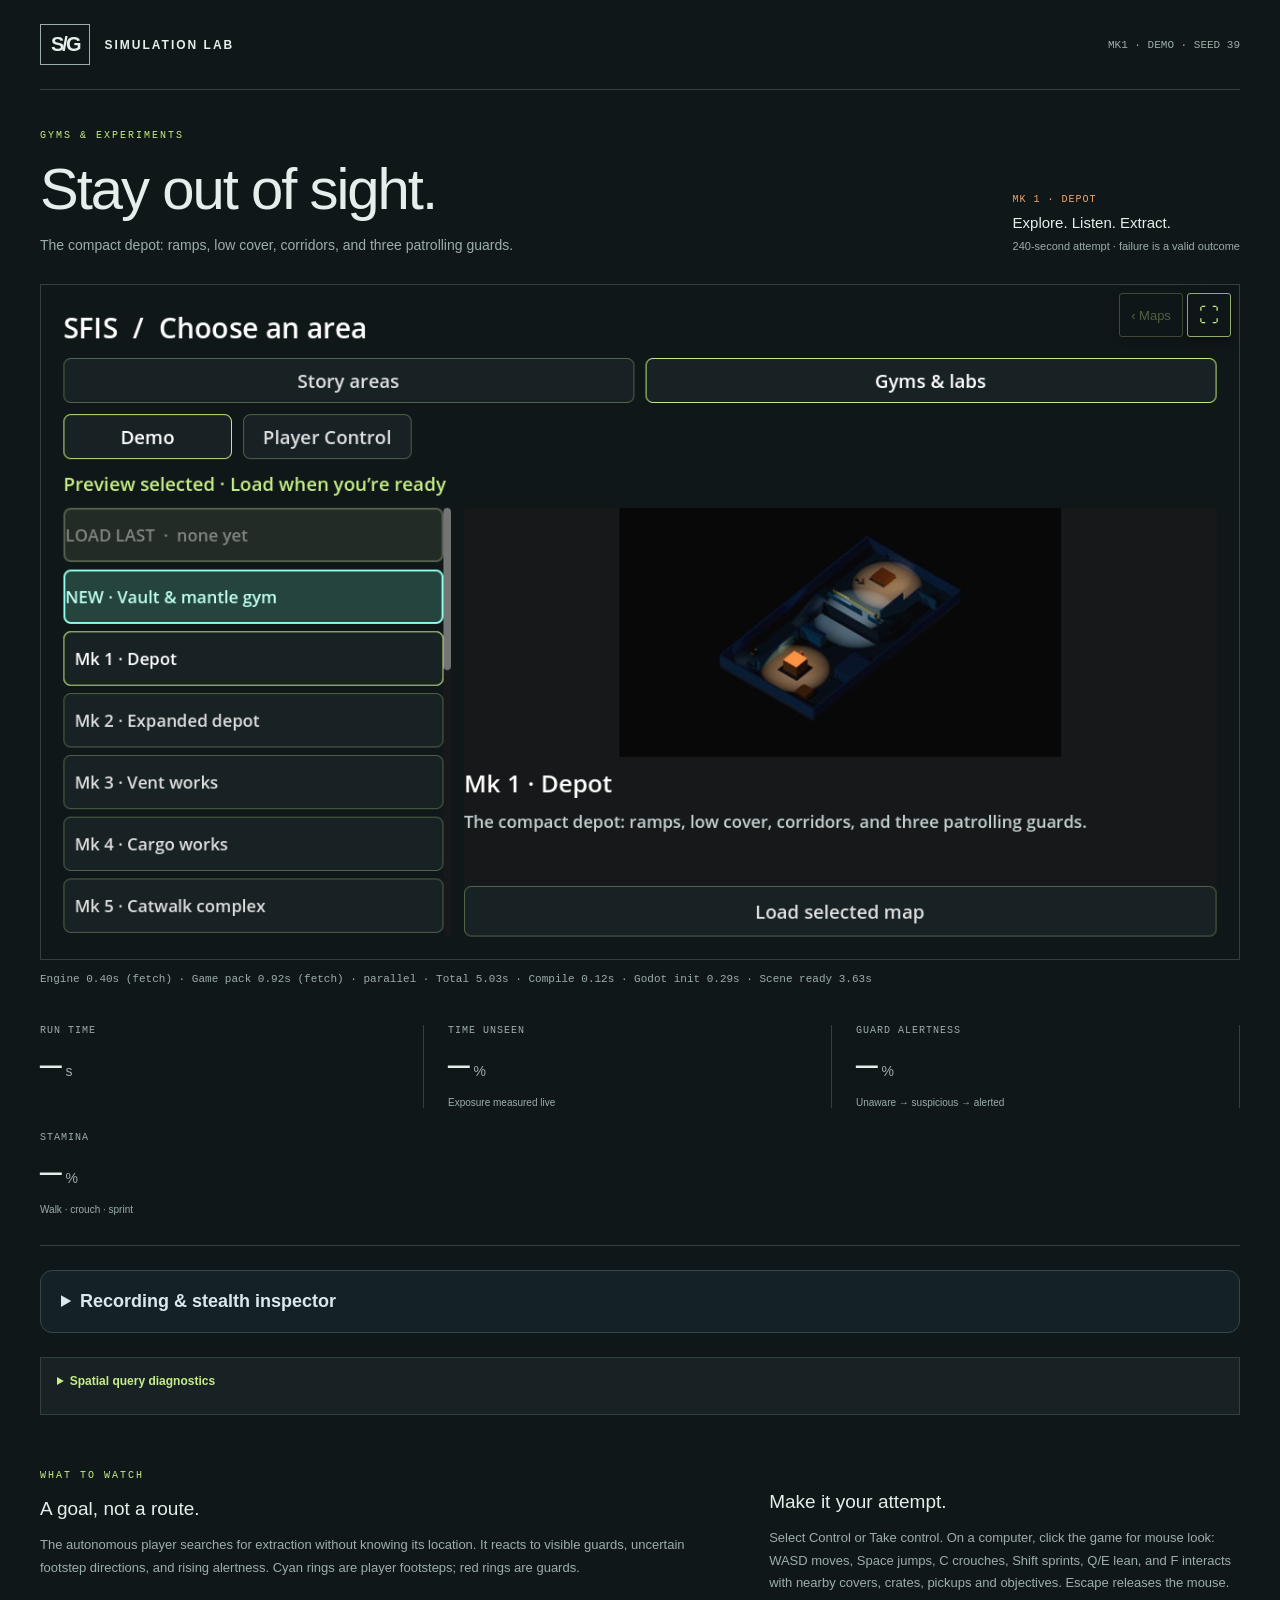
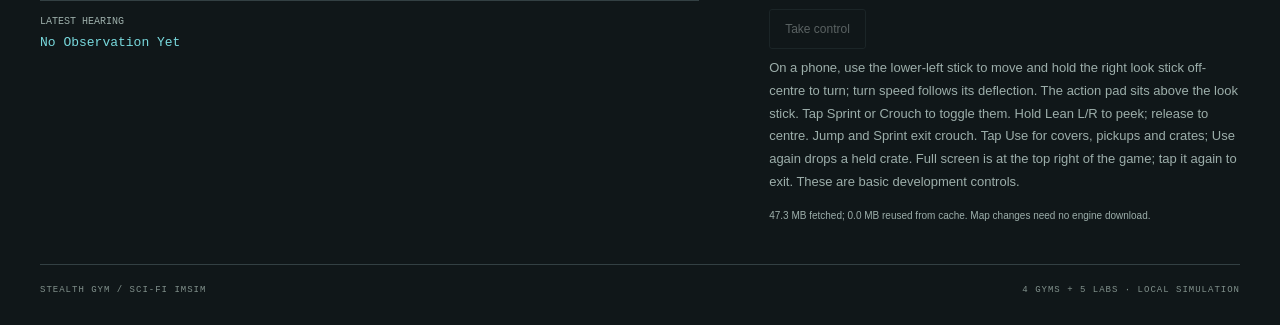
<file: index.html>
<!doctype html>
<html lang="en">
<head>
  <meta charset="utf-8">
  <meta name="viewport" content="width=device-width,initial-scale=1,viewport-fit=cover">
  <meta name="theme-color" content="#101719">
  <meta name="description" content="Choose a stealth test level, configure a seed, and watch or play an attempt.">
  <title>Stealth Gym · Test Levels</title>
  <link rel="stylesheet" href="style.css?v=767d114f46fa79ba">
  <script src="performance-panel.js?v=c912e007c16de70a" defer></script>
  <script src="touch-controls.js?v=0182d5096c4bc957" defer></script>
  <script src="quickbar.js?v=6be242fc9a9ba0c8" defer></script>
  <script src="perspective-menu.js?v=d79db37d63f3ac1d" defer></script>
  <script src="debug-inspector.js?v=f3e230a470df4aca" defer></script>
  <script src="debug-visuals.js?v=fcf3aa32fe4e8c78" defer></script>
  <script src="app.js?v=48540902cda1c703" defer></script>
</head>
<body>
  <main>
    <header><a class="wordmark" href="./" aria-label="Stealth Gym home"><span class="mark">S/G</span> SIMULATION LAB</a><span class="build" id="selection-badge">MK 1 · SEED 39</span></header>
    <section class="intro"><div><p class="eyebrow">GYMS & EXPERIMENTS</p><h1>Stay out of sight.</h1><p class="description" id="level-description">Choose a course and a seed. Watch the search, or take control yourself.</p></div><div class="scenario"><span id="scenario-heading">MK 1 / THE DEPOT</span><strong>Explore. Listen. Extract.</strong><small id="budget-description">240-second attempt · failure is a valid outcome</small></div></section>
    <section class="viewer" aria-label="Stealth simulation">
      <div class="viewport" id="viewport">
        <div id="mobile-play-prompt" class="mobile-play-prompt hidden" role="status" aria-live="polite"><strong>Full screen required</strong><p>Tap the full-screen button to switch to landscape.</p><button id="test-fullscreen-start" class="hidden" type="button">Enter full screen &amp; start test</button></div>
        <canvas id="canvas" width="1280" height="720" tabindex="0" aria-label="3D stealth course"></canvas>
        <div class="launch" id="launch">
          <img src="poster.jpg" alt="Overhead view of the Mk 1 stealth course with corridors, ramps, and guards" width="640" height="360">
          <div class="shade"></div><div class="launch-content"><span class="pill">REAL SIMULATION / NOT A VIDEO</span><h2>Watch the next move.</h2><p id="download-info">Checking download size…</p><button class="primary" id="load" disabled><span>▶</span> Start now</button><small>The simulation starts automatically; audio may need a tap.</small></div>
        </div>
        <div class="loading hidden" id="loading" role="status"><span class="spinner"></span><strong id="load-status">Preparing demo…</strong><progress id="load-progress" max="1" value="0"></progress><small id="load-detail">First load includes the Godot engine.</small></div>
        <button id="fps-counter" class="fps-counter" type="button" disabled aria-label="Open performance metrics" aria-expanded="false" aria-controls="performance-panel" title="Open performance metrics">0 FPS</button>
        <button id="performance-run-status" class="performance-run-status hidden" type="button" disabled aria-live="polite">PROFILE 0.0 / 0s</button>
        <button id="debug-view-toggle" class="control-proxy" type="button" aria-expanded="false" aria-controls="debug-view-panel">Debug view</button>
        <section id="performance-panel" class="performance-panel hidden" aria-label="Performance">
          <div class="performance-toolbar">
          <div class="debug-view-heading"><strong>Performance · live</strong><button id="performance-close" type="button" aria-label="Close performance panel">✕ Close</button></div>
          <div class="performance-actions"><button id="performance-copy" type="button">Copy report</button><button id="performance-capture" type="button">Capture 10s</button><button id="performance-export" type="button">Download JSON</button></div>
          </div>
          <p id="performance-stats">Waiting for active game frames…</p>
          <canvas id="performance-graph" width="600" height="210" role="img" aria-label="Engine FPS over the last 60 seconds; time increases from left to right"></canvas>
          <small>FPS averages each 100 ms bucket. Pauses and focus changes create gaps. Opening this panel keeps gameplay running.</small>
          <fieldset class="performance-options"><legend>Rendering &amp; recording</legend>
            <label>3D resolution<select id="performance-resolution"><option value="1">100% · full detail</option><option value="0.75">75%</option><option value="0.5" selected>50% default</option></select></label>
            <label><input id="performance-shadows" type="checkbox" checked>Render shadows</label>
            <label><input id="performance-recording" type="checkbox" checked>Record stealth inspector history</label>
          </fieldset>
          <small>Lower resolution and shadows affect appearance. Stealth visibility uses the same gameplay lighting. Recording can be turned off to compare its cost.</small>
          <pre id="performance-engine"></pre>

          <small>Capture for 10 seconds, then use Copy report. URL-started tests show elapsed time against their timeout and offer the completed report on this button. GPU timing depends on WebGL timer-query support; Download saves the full profile.</small>
          <p id="performance-copy-status" role="status" aria-live="polite"></p>
          <textarea id="performance-report-output" class="hidden" readonly rows="8" aria-label="Performance report text"></textarea>
          <small>Rows show average ms over the capture and p95 over the latest 256 ticks or frames, including idle samples. Parent totals include child scopes; do not add them together. CPU/GPU profiling is off outside the panel and captures.</small>
          <pre id="performance-hotspots">Capture 10 seconds of gameplay to rank CPU hotspots.</pre>
        </section>

        <div id="quickbar-drawer" class="quickbar-drawer hidden"></div>
        <div id="touch-controls" class="touch-controls hidden" aria-label="Touch controls">
          <div id="touch-look" class="touch-look touch-joystick" role="img" aria-label="Look joystick; hold a direction to turn"><span id="touch-look-knob">LOOK</span></div>
          <div id="touch-stick" class="touch-stick touch-joystick" role="img" aria-label="Movement joystick; drag to move"><span id="touch-knob">MOVE</span></div>
          <div class="touch-actions">
            <div class="touch-lean-row">
                <button data-touch-action="lean_left" aria-label="Hold to lean left" title="Lean left"><span class="touch-icon">◀</span><small class="touch-label">Lean</small></button>
                <button data-touch-action="lean_right" aria-label="Hold to lean right" title="Lean right"><span class="touch-icon">▶</span><small class="touch-label">Lean</small></button>
            </div>
            <button data-touch-action="jump" aria-label="Jump"><span class="touch-icon">↑</span><small class="touch-label">Jump</small></button>
            <button data-touch-action="interact" aria-label="Use or interact"><span class="touch-icon">⌖</span><small class="touch-label">Use</small></button>
            <button data-touch-action="attack" data-lab="combat weapons" class="hidden" aria-label="Fire weapon"><span class="touch-icon">✦</span><small class="touch-label">Fire</small></button>
            <button data-touch-action="crouch" aria-label="Toggle crouch"><span class="touch-icon">↓</span><small class="touch-label">Crouch</small></button>
            <button id="flashlight-toggle" type="button" class="hidden" aria-label="Toggle flashlight" aria-pressed="false" title="Flashlight"><span class="touch-icon">◉</span><small class="touch-label">Light</small></button>
            <button data-touch-action="sprint" aria-label="Toggle sprint" aria-pressed="false"><span class="touch-icon">»</span><small class="touch-label">Sprint</small></button>
            <button data-touch-action="grenade" aria-label="Tap to throw grenade; hold to aim or place mine" title="Grenade"><span class="touch-icon">✹</span><small class="touch-label">Frag</small></button>
            <button data-touch-action="block" data-lab="combat" class="hidden" aria-label="Block"><span class="touch-icon">⬡</span><small class="touch-label">Block</small></button>
            <button data-touch-action="heavy" data-lab="combat" class="hidden" aria-label="Heavy attack"><span class="touch-icon">◆</span><small class="touch-label">Heavy</small></button>
            <button data-lab-action="reload" data-lab="weapons" class="hidden" aria-label="Reload weapon"><span class="touch-icon">↻</span><small class="touch-label">Reload</small></button>
            <button data-touch-action="grenade_cancel" aria-label="Cancel grenade aiming" title="Cancel grenade aim"><span class="touch-icon">×</span><small class="touch-label">Cancel</small></button>
            <button data-touch-action="ads" class="hidden" aria-label="Toggle aim down sights" aria-pressed="false" title="Aim down sights"><span class="touch-icon">◎</span><small class="touch-label">Aim</small></button>
            <button data-lab-action="takedown" data-lab="takedown" class="hidden" aria-label="Take down target"><span class="touch-icon">⊗</span><small class="touch-label">Take down</small></button>
            <button data-lab-action="distraction" data-lab="stealth" class="hidden" aria-label="Throw noise distraction"><span class="touch-icon">)))</span><small class="touch-label">Noise</small></button>
          </div>
        </div>
        <div class="viewport-corner-controls"><button id="play-toggle" data-command="pause" type="button" disabled aria-label="Play simulation" title="Play simulation">▶</button><div class="corner-secondary-controls"><button id="choose-map" class="map-return" type="button" disabled aria-label="Back to maps" title="Back to maps">‹ Maps</button><button id="overview-reset" class="hidden" data-command="overview_reset" type="button" disabled aria-label="Reset overview camera" title="Reset overview camera"><svg viewBox="0 0 24 24" aria-hidden="true"><circle cx="12" cy="12" r="6"/><path d="M12 2v5m0 10v5M2 12h5m10 0h5"/><circle cx="12" cy="12" r="1"/></svg></button><button id="replay" data-command="restart" type="button" disabled aria-label="Replay simulation" title="Replay simulation"><svg viewBox="0 0 24 24" aria-hidden="true"><path d="M3 11a9 9 0 1 1 2.4 7.1M3 4v7h7"/></svg></button><button id="inventory-open" class="hidden" data-command="inventory" type="button" aria-label="Open inventory" title="Inventory [I]">▦</button><div class="audio-controls" role="group" aria-label="Game audio">
          <button id="mute" type="button" aria-label="Mute game audio" aria-pressed="false" title="Mute game audio"><svg viewBox="0 0 24 24" aria-hidden="true"><path d="M11 5 6 9H3v6h3l5 4Z"/><path class="sound-waves" d="M15 8a6 6 0 0 1 0 8m3-11a10 10 0 0 1 0 14"/><path class="sound-muted" d="m16 9 5 6m0-6-5 6"/></svg></button>
        </div><button id="fullscreen" type="button" aria-label="Enter full screen" aria-pressed="false" title="Enter full screen">⛶</button></div></div>
        <div class="viewport-actions"><span id="interaction-prompt"></span></div>
        <div class="fullscreen-chrome" aria-label="Game controls">
          
          <div class="fullscreen-top"><span class="fullscreen-brand">STEALTH GYM</span></div>
          <div class="fullscreen-menu hidden" id="fullscreen-menu" aria-label="Game options">
            <div class="options-heading"><strong>Game options</strong><button id="options-close" type="button" aria-label="Close game options">Close</button></div>
            <section class="configuration" aria-label="Scenario settings">
      <input id="level" type="hidden" value="mk1">
      <fieldset id="run-mode" class="mode-toggle"><legend>RUN MODE</legend><div><label><input id="mode-demo" type="radio" name="run-mode" value="autonomous" checked><span><strong>Demo</strong><small>Watch simulation</small></span></label><label><input id="mode-control" type="radio" name="run-mode" value="manual"><span><strong>Control</strong><small>Play it yourself</small></span></label></div></fieldset>
      <label>SEED<div class="seed-field"><input id="seed" aria-label="Random seed" type="number" min="0" max="2147483647" step="1" value="39" inputmode="numeric"><button id="random-seed" aria-label="Choose a random seed" title="Choose a random seed"><svg viewBox="0 0 24 24" aria-hidden="true"><rect x="3" y="3" width="18" height="18" rx="3"/><circle cx="7.5" cy="7.5" r="1"/><circle cx="16.5" cy="7.5" r="1"/><circle cx="12" cy="12" r="1"/><circle cx="7.5" cy="16.5" r="1"/><circle cx="16.5" cy="16.5" r="1"/></svg></button><span class="seed-steppers"><button id="seed-up" type="button" aria-label="Increase seed" title="Increase seed">&#9650;</button><button id="seed-down" type="button" aria-label="Decrease seed" title="Decrease seed">&#9660;</button></span></div></label>
      <label>TIME LIMIT (S)<input id="budget" aria-label="Time limit in seconds" type="number" min="30" max="900" step="1" value="240" inputmode="numeric"></label>
      <label class="wall-texture-choice">WALL TEXTURE<select id="wall-texture" aria-label="Wall texture"><option value="untextured">Untextured · default</option><option value="weathered_concrete">Weathered concrete</option><option value="concrete_blocks">Concrete blocks</option><option value="industrial_steel">Industrial steel</option></select></label>
      <p id="config-help" role="status">Demo and Control switch live. Wall textures apply live; course settings restart on change.</p>
    </section>
          </div>
          <div class="fullscreen-bottom"><div><button id="fullscreen-game-ui-toggle" class="hidden" type="button" aria-pressed="false">Show UI</button><button id="fullscreen-mute" type="button" aria-label="Mute game audio" aria-pressed="false">♫</button><div id="perspective-menu" class="perspective-menu hidden"><button id="perspective-toggle" type="button" aria-label="Perspective" title="Perspective" aria-expanded="false" aria-controls="perspective-choices"><svg viewBox="0 0 24 24" aria-hidden="true"><path d="M2 12s3.5-7 10-7 10 7 10 7-3.5 7-10 7S2 12 2 12Z"/><circle cx="12" cy="12" r="3"/></svg></button><div class="camera-controls hidden" id="perspective-choices" role="group" aria-label="Perspective"><button type="button" data-perspective data-command="overview" aria-label="Overview" title="Overview" aria-pressed="false" disabled><svg viewBox="0 0 24 24" aria-hidden="true"><rect x="3" y="3" width="18" height="18" rx="2"/><path d="m8 15 4-7 4 7Z"/></svg></button><button type="button" data-perspective data-command="follow" aria-label="Follow" title="Follow" aria-pressed="false" disabled><svg viewBox="0 0 24 24" aria-hidden="true"><circle cx="14" cy="6" r="3"/><path d="M9 20v-4a5 5 0 0 1 10 0v4M3 8v9m0 0 3-3m-3 3-2-3"/></svg></button><button type="button" data-perspective data-command="first_person" aria-label="First person" title="First person" aria-pressed="false" disabled><svg viewBox="0 0 24 24" aria-hidden="true"><circle cx="12" cy="12" r="6"/><path d="M12 2v6m0 8v6M2 12h6m8 0h6"/></svg></button></div><div id="perspective-tooltip" class="perspective-tooltip hidden" role="tooltip"></div></div><button id="journal-open" class="hidden" type="button" data-command="journal" aria-label="Open recovered logs" title="Recovered logs [J]">Logs</button><button id="fullscreen-menu-toggle" type="button" aria-expanded="false" aria-controls="fullscreen-menu">Options</button></div></div>
        </div>
        <section id="debug-view-panel" class="debug-view-panel hidden" aria-label="Debug view settings">
          <div class="debug-view-heading"><strong>Debug view</strong><button id="debug-view-close" aria-label="Close debug view">✕</button></div>
          <p>Overlays only. Changes apply immediately without restarting. Alertness icons are gameplay UI and stay enabled.</p>
          <div class="debug-view-actions"><button id="debug-show-all" disabled>Show all</button><button id="debug-hide-all" disabled>Hide all</button></div>
          <fieldset id="debug-view-layers" aria-label="Optional debug overlays"></fieldset>
          <small>Cones show sensor range and field of view, before wall occlusion. Arrows show requested movement.</small><small id="debug-view-hint">Load the demo to enable these controls.</small>
        </section>
      </div>

    </section>
    <p id="load-timings" class="load-timings" role="status">Engine pending · Game pack pending · parallel · Total loading</p>
    <section class="stats" aria-label="Live telemetry"><article><span>RUN TIME</span><strong id="elapsed">—<em>s</em></strong><small id="status">Ready when you are</small></article><article><span>TIME UNSEEN</span><strong id="unseen">—<em>%</em></strong><small id="seen">Exposure measured live</small></article><article><span>GUARD ALERTNESS</span><strong id="alert">—<em>%</em></strong><small>Unaware → suspicious → alerted</small></article><article><span>STAMINA</span><strong id="stamina">—<em>%</em></strong><small id="posture">Walk · crouch · sprint</small></article></section>
    <details id="debug-inspector" class="debug-inspector"><summary>Recording &amp; stealth inspector</summary>
      <p>Pause to inspect any observer → target pair. Scrub recorded samples without changing the live world. The map and graphs show the selected time; the 3D game stays frozen at its latest state. Stealth is currently the only recorded system.</p>
      <div class="debug-toolbar"><button id="debug-pause" disabled>Pause</button><button id="debug-back" disabled aria-label="Previous recorded sample">◀ Sample</button><button id="debug-next" disabled aria-label="Next recorded sample">Sample ▶</button><button id="debug-live" disabled>Latest sample</button><button id="debug-export" disabled>Export JSON</button><button id="debug-import" disabled>Open recording</button><input id="debug-file" type="file" accept=".json,application/json" hidden></div>
      <p id="debug-status" role="status">Recording starts when the simulation loads. Keeps the latest 5 minutes at 10 samples/sec.</p>
      <div class="debug-selectors"><label>SYSTEM<select id="debug-stream"></select></label><label><span id="debug-source-heading">OBSERVER</span><select id="debug-source"></select></label><label><span id="debug-target-heading">TARGET</span><select id="debug-target"></select></label></div>
      <label class="debug-scrub">RECORDED TIME <output id="debug-time">0.00s</output><input id="debug-cursor" type="range" min="0" max="1" step="0.001" value="0" aria-label="Scrub recording"></label>
      <div class="debug-snapshot"><div><canvas id="debug-map" width="640" height="320" aria-label="Recorded actor positions. Click a dot to select an observer; shift click selects a target."></canvas><small>Recorded top view · orange = observer · cyan = target · line = observer memory. Wall footprints are static context; height and moving gates are not replayed. Tap actors to select; Shift + click selects a target.</small></div><pre id="debug-values">No sample selected.</pre></div>
      <div id="debug-graphs" class="debug-graphs" aria-label="Historical evidence graphs"></div>
      <p id="debug-description"></p><ol id="debug-events" aria-label="Recorded state transitions"></ol><p id="debug-error" role="alert"></p>
    </details>
    <details class="query-diagnostics"><summary>Spatial query diagnostics</summary>
      <dl><div><dt>Index p95 / physics tick</dt><dd id="query-frame">Waiting for simulation</dd></div><div><dt>Query p95</dt><dd id="query-latency">—</dd></div><div><dt>Candidates / full scan</dt><dd id="query-candidates">—</dd></div><div><dt>Cells / query</dt><dd id="query-cells">—</dd></div><div><dt>Bucket occupancy</dt><dd id="query-buckets">—</dd></div><div><dt>Maintenance / physics tick</dt><dd id="query-updates">—</dd></div><div><dt>Targets / oversized / fallbacks</dt><dd id="query-population">—</dd></div><div><dt>Replacement cost budget</dt><dd id="query-alternative">—</dd></div></dl>
      <p>Vision target lookup only; excludes field-of-view checks and physics rays. Tick costs cover the last 120 physics ticks; query p95 covers up to 512 calls. Candidate counts cover this run. The 1 ms index budget is a development target. A replacement must beat query + maintenance cost on the same workload; tree performance has not been measured in this live session.</p>
      <button id="download-query-stats" disabled>Download stats (.json)</button>
    </details>
    <section class="notes"><div><p class="eyebrow">WHAT TO WATCH</p><h3>A goal, not a route.</h3><p>The autonomous player searches for extraction without knowing its location. It reacts to visible guards, uncertain footstep directions, and rising alertness. Cyan rings are player footsteps; red rings are guards.</p><p class="hearing">LATEST HEARING <span id="hearing">No observation yet</span></p></div><div class="control-note"><h3>Make it your attempt.</h3><p>Select Control or Take control. On a computer, click the game for mouse look: WASD moves, Space jumps, C crouches, Shift sprints, Q/E lean, and F interacts with nearby covers, crates, pickups and objectives. Escape releases the mouse.</p><button data-command="play" class="manual" disabled>Take control</button><p>On a phone, use the lower-left stick to move and hold the right look stick off-centre to turn; turn speed follows its deflection. The action pad sits above the look stick. Tap Sprint or Crouch to toggle them. Hold Lean L/R to peek; release to centre. Jump and Sprint exit crouch. Tap Use for covers, pickups and crates; Use again drops a held crate. Full screen is at the top right of the game; tap it again to exit. These are basic development controls.</p><small id="cache-note">Replays use the loaded files. Later visits can reuse the cached engine.</small></div></section>
    <footer><span>STEALTH GYM / SCI-FI IMSIM</span><span>4 GYMS + 5 LABS · LOCAL SIMULATION</span></footer>
  </main>
</body>
</html>
</file>
<file: style.css>
:root{color-scheme:dark;--bg:#101719;--surface:#182124;--line:#334043;--text:#e4eeeb;--muted:#9caeaa;--accent:#c5ee86;--cyan:#78d9dd;--orange:#eea66c;font-family:Arial,Helvetica,sans-serif}*{box-sizing:border-box}body{margin:0;background:var(--bg);color:var(--text)}body:before{content:"";position:fixed;inset:0;pointer-events:none;background-image:linear-gradient(#ffffff02 1px,transparent 1px),linear-gradient(90deg,#ffffff02 1px,transparent 1px);background-size:48px 48px}main{max-width:1280px;margin:auto;padding:0 40px}header{height:90px;display:flex;align-items:center;justify-content:space-between;border-bottom:1px solid var(--line)}.wordmark{color:var(--text);font-size:12px;font-weight:bold;letter-spacing:2px;text-decoration:none;display:flex;align-items:center;gap:14px}.mark{font-size:20px;letter-spacing:-2px;border:1px solid var(--muted);padding:8px 10px}.build{font:11px monospace;color:var(--muted);display:flex;align-items:center;gap:12px}.build i{width:4px;height:4px;background:var(--accent)}.intro{padding:40px 0 28px;display:flex;gap:24px;justify-content:space-between;align-items:flex-end}.eyebrow{font:10px monospace;letter-spacing:2px;color:var(--accent);margin:0 0 14px}h1{font-size:clamp(32px,5vw,58px);font-weight:500;letter-spacing:-2px;margin:0 0 12px}.description{font-size:14px;line-height:1.6;color:var(--muted);max-width:530px;margin:0}.scenario{display:grid;gap:9px;flex-shrink:0;padding-bottom:4px}.scenario span{font:10px monospace;letter-spacing:1px;color:var(--orange)}.scenario strong{font-size:15px;font-weight:500}.scenario small{font-size:11px;color:var(--muted)}.viewer{border:1px solid var(--line);background:#0a1012}.viewport{position:relative;aspect-ratio:16/9;overflow:hidden}canvas{display:block;width:100%;height:100%;outline:none;background:#0a1012}.launch,.loading{position:absolute;inset:0;display:flex;align-items:center;justify-content:center;text-align:center}.launch img{position:absolute;width:100%;height:100%;object-fit:cover;filter:saturate(.65)}.shade{position:absolute;inset:0;background:linear-gradient(90deg,#081014d9,#08101466),linear-gradient(0deg,#081014d9,transparent)}.launch-content{position:relative;padding:20px}.pill{font:9px monospace;letter-spacing:2px;color:var(--cyan)}h2{font-size:clamp(25px,4vw,42px);font-weight:500;letter-spacing:-1px;margin:18px 0 14px}.launch p{font-size:13px;color:#d0dcd6;margin:0 0 20px}.launch small{display:block;margin-top:12px;font-size:11px;color:var(--muted)}button{font:12px Arial,sans-serif;color:var(--text);background:transparent;border:1px solid var(--line);border-radius:3px;cursor:pointer;min-height:40px;padding:10px 15px;transition:background .15s}button:hover:not(:disabled){background:#ffffff0e;border-color:#8b9b94}button:focus-visible{outline:2px solid var(--cyan);outline-offset:3px}button:disabled{opacity:.35;cursor:default}.primary{background:var(--accent);color:#14201b;border-color:var(--accent);font-weight:bold;padding:13px 26px;min-height:46px}.primary:hover:not(:disabled){background:#d9ffac}.primary span{margin-right:9px}.toolbar{display:flex;justify-content:space-between;gap:10px;padding:12px;background:var(--surface);border-top:1px solid var(--line)}.camera-controls,.run-controls{display:flex;gap:5px}.camera-controls button{border-color:transparent;color:var(--muted)}.camera-controls .selected{background:#2b3735;color:var(--accent)}.stats{display:grid;grid-template-columns:repeat(3,1fr);border-bottom:1px solid var(--line);padding:26px 0 30px;gap:24px}.stats article{border-right:1px solid var(--line);display:flex;flex-direction:column;gap:10px}.stats article:last-child{border:0}.stats span{font:10px monospace;letter-spacing:1px;color:var(--muted)}.stats strong{font:36px monospace;font-weight:400}.stats strong em{font:14px Arial;margin-left:4px;font-style:normal;color:var(--muted)}.stats small{font-size:10px;color:var(--muted)}.notes{display:grid;grid-template-columns:1.4fr 1fr;gap:70px;padding:32px 0 40px}.notes h3{font-size:19px;font-weight:500;margin:0 0 14px}.notes p{font-size:13px;line-height:1.75;color:var(--muted);margin:0 0 14px}.notes .eyebrow{font-size:10px;color:var(--accent)}.notes .hearing{margin-top:20px;border-top:1px solid var(--line);padding-top:15px;font:10px monospace;color:var(--muted)}.hearing span{display:block;margin-top:8px;color:var(--cyan);text-transform:capitalize;font-size:13px}.control-note{padding-top:24px}.control-note small{display:block;color:var(--muted);font-size:10px;line-height:1.6;margin-top:14px}.manual{margin-bottom:8px}.mobile-note{display:none}footer{border-top:1px solid var(--line);display:flex;justify-content:space-between;gap:12px;padding:20px 0 30px;font:9px monospace;color:#81918c;letter-spacing:1px}.loading{background:#0a1116ef;flex-direction:column;gap:20px}.loading strong{font-size:15px;font-weight:400}.loading small{font-size:11px;color:var(--muted);padding:0 20px}.loading progress{width:55%;max-width:300px;height:5px;accent-color:var(--accent)}.spinner{width:28px;height:28px;border:2px solid var(--line);border-top-color:var(--accent);border-radius:50%;animation:spin 1s linear infinite}@keyframes spin{to{transform:rotate(360deg)}}.live-indicator{position:absolute;left:15px;top:15px;background:#101719cc;font:9px monospace;letter-spacing:1px;padding:8px 10px;border:1px solid #ffffff22;display:flex;align-items:center;gap:7px;pointer-events:none}.live-indicator i{background:var(--accent);height:5px;width:5px;border-radius:50%}.hidden{display:none!important}.viewport:fullscreen{width:100vw;height:100vh;aspect-ratio:auto;background:#0a1012}.viewport:fullscreen canvas{object-fit:contain}
@media(max-width:700px){main{padding:0 16px}header{height:68px}.wordmark{font-size:10px;letter-spacing:1px;gap:9px}.mark{font-size:16px;padding:7px}.build{font-size:9px;gap:6px}.intro{padding:28px 0 22px;display:block}.scenario{display:none}h1{letter-spacing:-1px}.description{font-size:12px}.eyebrow{font-size:9px}.toolbar{flex-wrap:wrap;padding:8px}.camera-controls,.run-controls{flex:1}.camera-controls button,.run-controls button{flex:1;padding:10px 9px;white-space:nowrap;font-size:11px;min-height:40px}.stats{grid-template-columns:1fr 1fr;gap:22px 20px;padding:24px 0}.stats article:nth-child(2){border:0}.stats strong{font-size:29px}.stats small{font-size:10px}.notes{grid-template-columns:1fr;gap:6px;padding:28px 0}.notes p{font-size:12px}.control-note{padding-top:10px}.notes h3{font-size:18px}.launch h2{margin:10px 0;font-size:26px}.launch p{margin:0 0 12px;font-size:11px}.launch small{font-size:9px;margin-top:9px}.launch .pill{font-size:8px;letter-spacing:1px}.primary{min-height:40px;padding:10px 22px}.stats span{font-size:9px}footer{font-size:8px;display:grid;gap:8px}.live-indicator{top:8px;left:8px;font-size:8px}.loading{gap:12px}.loading small{font-size:10px}.loading strong{font-size:12px}}
@media(pointer:coarse){.mobile-note{display:block}}
.query-diagnostics{margin:20px 0;padding:16px;border:1px solid var(--line);background:var(--surface);font-size:12px}.query-diagnostics summary{cursor:pointer;color:var(--accent);font-weight:bold;min-height:24px}.query-diagnostics dl{display:grid;grid-template-columns:1fr 1fr;gap:16px;margin:20px 0}.query-diagnostics dt{color:var(--muted);font-size:11px;margin-bottom:6px}.query-diagnostics dd{margin:0;font:12px monospace;overflow-wrap:anywhere}.query-diagnostics p{color:var(--muted);font-size:11px;line-height:1.6;max-width:800px}@media(max-width:500px){.query-diagnostics dl{grid-template-columns:1fr}}
.configuration{display:grid;grid-template-columns:1.3fr 1.3fr 1fr .8fr auto;gap:12px;align-items:end;padding:18px;background:var(--surface);border:1px solid var(--line);border-bottom:0}.configuration label{display:grid;gap:8px;color:var(--muted);font:9px monospace;letter-spacing:1px}.configuration select,.configuration input{height:40px;min-width:0;width:100%;padding:8px 10px;border:1px solid var(--line);border-radius:3px;background:#101719;color:var(--text);font:13px Arial}.configuration select:focus,.configuration input:focus{outline:1px solid var(--cyan)}.configuration select:disabled,.configuration input:disabled{opacity:.45}.configuration .seed-field{display:flex;gap:4px}.seed-field input{width:100%;min-width:0}.seed-field button{padding:8px 10px}.configuration>button{color:var(--accent);border-color:#607545}.configuration>p{grid-column:1/-1;color:var(--muted);font-size:11px;line-height:1.5;margin:0}.configuration>p.error{color:#ff9b85}.configuration input::-webkit-inner-spin-button{-webkit-appearance:none}
@media(max-width:900px){.configuration{grid-template-columns:1fr 1fr}.configuration>button{grid-column:1/-1}}
@media(prefers-reduced-motion:reduce){*{transition:none!important}.spinner{animation:none}}
.camera-controls{flex:1}.camera-controls.control-mode button:not([data-command=first_person]){display:none}.camera-controls.control-mode button[data-command=first_person]{flex:1}.configuration{grid-template-columns:1.3fr 1fr 1fr}
.lighting-controls{grid-column:1/-1;border-top:1px solid var(--line);padding-top:12px}.lighting-controls summary{min-height:40px;padding:10px 0;color:var(--accent);font:bold 10px monospace;letter-spacing:1px;cursor:pointer}.lighting-sliders{display:grid;grid-template-columns:repeat(4,minmax(0,1fr));gap:16px}.lighting-sliders label{display:grid;grid-template-columns:1fr auto;align-items:center;gap:8px;color:var(--muted);font:9px monospace;letter-spacing:1px}.lighting-sliders output{color:var(--text);font:12px monospace;letter-spacing:0}.lighting-sliders input{grid-column:1/-1;width:100%;height:40px;margin:0;accent-color:var(--accent);touch-action:pan-y}.lighting-controls>small{display:block;color:var(--muted);font:11px Arial,sans-serif;line-height:1.5;margin-top:6px}@media(max-width:700px){.lighting-sliders{grid-template-columns:1fr 1fr;gap:12px}}
.configuration{grid-template-columns:1.3fr 1fr 1fr}.configuration .mode-toggle{grid-column:1/-1;grid-row:1;min-width:0;margin:0 0 6px;padding:12px;border:2px solid #718b50;border-radius:6px;background:#101719}.mode-toggle legend{padding:0 8px;color:var(--accent);font:bold 11px monospace;letter-spacing:2px}.mode-toggle>div{display:grid;grid-template-columns:1fr 1fr;gap:10px}.configuration .mode-toggle label{display:flex;align-items:center;gap:12px;min-height:66px;padding:12px 16px;border:2px solid var(--line);border-radius:4px;cursor:pointer;letter-spacing:0}.configuration .mode-toggle label:has(input:checked){background:#c5ee8620;border-color:var(--accent);color:var(--accent)}.configuration .mode-toggle input{appearance:auto;accent-color:var(--accent);width:22px;height:22px;flex:0 0 22px;margin:0;padding:0}.mode-toggle span{display:grid;gap:5px}.mode-toggle strong{font:bold 20px Arial,sans-serif}.mode-toggle small{font:12px Arial,sans-serif;color:var(--muted)}.mode-toggle:disabled{opacity:.45}.mode-toggle:disabled label{cursor:default}.mode-toggle label:focus-within{outline:2px solid var(--cyan);outline-offset:2px}@media(max-width:900px){.configuration{grid-template-columns:1fr 1fr}.configuration>button{grid-column:1/-1}}@media(max-width:500px){.configuration .mode-toggle label{padding:10px;gap:8px}.mode-toggle strong{font-size:18px}.mode-toggle small{font-size:10px}}
.touch-controls{position:absolute;inset:0;pointer-events:none;user-select:none;-webkit-user-select:none}.touch-look{position:absolute;right:0;top:0;width:52%;height:100%;pointer-events:auto;touch-action:none}.touch-look>span{position:absolute;right:20%;top:45%;color:#ffffff66;font:10px monospace;pointer-events:none}.touch-stick{position:absolute;bottom:max(14px,env(safe-area-inset-bottom));left:max(14px,env(safe-area-inset-left));width:clamp(90px,18vw,150px);aspect-ratio:1;border:2px solid #ffffff66;border-radius:50%;background:#08101455;pointer-events:auto;touch-action:none;display:grid;place-items:center}.touch-stick>span{display:grid;place-items:center;width:65%;height:65%;border:1px solid #ffffff77;border-radius:50%;background:#bac9c133;color:white;font:10px monospace;pointer-events:none}.touch-actions{position:absolute;bottom:max(14px,env(safe-area-inset-bottom));right:max(14px,env(safe-area-inset-right));display:grid;grid-template-columns:repeat(2,minmax(48px,1fr));gap:6px;pointer-events:auto}.touch-actions button{min-height:46px;padding:10px;background:#101719b8;touch-action:none;border-color:#ffffff66;font-size:12px;user-select:none;-webkit-user-select:none}.touch-actions .held{color:#101719;background:var(--accent)}.viewport.expanded{position:fixed;inset:0;z-index:1000;width:100%;height:100dvh;aspect-ratio:auto;background:#0a1012}.viewport.expanded canvas{object-fit:contain}#toggle-touch[aria-pressed=true]{color:var(--accent)}
@media(max-width:500px){.touch-actions{gap:4px;bottom:8px;right:8px}.touch-actions button{min-height:38px;padding:6px}.touch-stick{bottom:8px;left:8px}.touch-look>span{top:35%;font-size:8px}.build{max-width:50%;text-align:right}}
.viewport-actions{position:absolute;z-index:2;right:max(8px,env(safe-area-inset-right));top:max(8px,env(safe-area-inset-top));display:flex;align-items:center;gap:6px;max-width:calc(100% - 16px)}.viewport-actions button{background:#101719ed;min-height:44px;padding:8px 12px;font-size:12px;white-space:nowrap;border-color:#91ac6b}.viewport-actions span{font:11px monospace;background:#101719cc;max-width:200px}.viewport-actions span:empty{display:none}.run-controls{flex-wrap:wrap}.run-controls #fullscreen{color:var(--accent);border-color:#718b50}.viewport:-webkit-full-screen{width:100vw;height:100vh;aspect-ratio:auto;background:#0a1012}.viewport:-webkit-full-screen canvas{object-fit:contain}@media(max-width:500px){.viewport-actions button{padding:6px 9px;font-size:11px}.viewport-actions span{max-width:32vw;font-size:9px}}
/* Recording tools remain usable at phone width; no canvas-scaled form controls. */
.debug-inspector{margin:24px 0;padding:20px;background:#142127;border:1px solid #33464f;border-radius:12px;color:#dce8ed}
.debug-inspector summary{font-size:18px;cursor:pointer;font-weight:700}
.debug-inspector p,.debug-inspector small{line-height:1.5;color:#b6c6ce}
.debug-toolbar{display:flex;flex-wrap:wrap;gap:8px;margin:16px 0}
.debug-toolbar button,.debug-events button{min-height:42px}
.debug-selectors{display:grid;grid-template-columns:repeat(3,minmax(0,1fr));gap:12px}
.debug-selectors label{display:flex;flex-direction:column;gap:6px;font-size:12px;letter-spacing:.06em}
.debug-selectors select{width:100%;min-height:44px;background:#0e191f;color:#e8f1f5;border:1px solid #48616d;border-radius:6px;padding:8px}
.debug-scrub{display:block;margin:20px 0;font-size:12px}.debug-scrub output{float:right;font-size:16px}.debug-scrub input{display:block;width:100%;height:44px;accent-color:#70dfce}
.debug-snapshot{display:grid;grid-template-columns:1.2fr 1fr;gap:18px}.debug-snapshot canvas{width:100%;height:auto;touch-action:manipulation}.debug-snapshot pre{margin:0;background:#101b21;padding:14px;white-space:pre-wrap;overflow-wrap:anywhere;font-size:13px;line-height:1.6}
.debug-graphs{display:grid;grid-template-columns:repeat(2,minmax(0,1fr));gap:12px;margin:18px 0}.debug-graphs canvas{width:100%;height:auto;touch-action:manipulation;border:1px solid #34474f;border-radius:6px}
#debug-events{padding-left:20px}#debug-events li{margin-bottom:6px}#debug-error{color:#ffb7ad}
@media(max-width:650px){.debug-selectors{grid-template-columns:1fr}.debug-snapshot,.debug-graphs{grid-template-columns:1fr}.debug-inspector{padding:14px}.debug-toolbar button{flex:1 1 100px}}
.touch-lean-row{grid-column:1/-1;display:grid;grid-template-columns:repeat(2,minmax(48px,1fr));gap:inherit}
.debug-view-panel{position:absolute;z-index:5;top:62px;right:10px;width:min(340px,calc(100% - 20px));max-height:calc(100% - 78px);overflow:auto;overscroll-behavior:contain;touch-action:pan-y;padding:14px;border:1px solid #6b8473;border-radius:8px;background:#101b21f5;color:#e8f1f5;box-shadow:0 8px 25px #0007}
.debug-view-heading,.debug-view-actions{display:flex;align-items:center;gap:8px;justify-content:space-between}.debug-view-heading>strong{font-size:17px}.debug-view-panel button{min-height:40px;background:#1b2c32;padding:8px 14px}.debug-view-panel p,.debug-view-panel small{font-size:12px;line-height:1.4;color:#b6c6ce}.debug-view-panel fieldset{border:0;padding:8px 0;margin:0;display:grid;gap:2px}.debug-view-panel label{display:flex;align-items:center;gap:10px;min-height:40px;cursor:pointer;font-size:13px}.debug-view-panel input{width:20px;height:20px;accent-color:#c5ee86}.debug-view-panel small{display:block}#debug-view-toggle[aria-expanded=true]{background:#c5ee86;color:#101719}
.lighting-controls p[role=alert]{color:#ff9b85;font:12px Arial,sans-serif;line-height:1.5;overflow-wrap:anywhere}


.audio-controls{display:flex;flex-shrink:0}
.audio-controls button{display:grid;place-items:center;width:44px;min-height:44px;padding:10px;border:0;border-radius:50%;background:transparent}
.audio-controls svg{width:22px;height:22px;fill:none;stroke:currentColor;stroke-width:1.8;stroke-linecap:round;stroke-linejoin:round}
.audio-controls .sound-muted{display:none}.audio-controls button[aria-pressed=true] .sound-waves{display:none}.audio-controls button[aria-pressed=true] .sound-muted{display:block}.audio-controls button[aria-pressed=true]{color:var(--orange)}
/* Clickable engine FPS readout and live graph, also visible in fullscreen. */
.fps-counter{position:absolute;z-index:6;left:12px;top:12px;min-height:44px;padding:8px 12px;background:#142127f5;border:2px solid var(--accent);border-radius:7px;color:var(--accent);font:bold 12px monospace;cursor:pointer;box-shadow:0 3px 12px #0008}.fps-counter:hover,.fps-counter[aria-expanded=true]{background:var(--accent);color:#101719}.fps-counter:focus-visible{outline:3px solid white;outline-offset:3px}.fps-counter:disabled{opacity:0;pointer-events:none}.viewport .live-indicator{top:66px;left:12px}.performance-panel{position:absolute;z-index:7;top:64px;left:12px;width:min(520px,calc(100% - 24px));max-height:calc(100% - 76px);overflow:auto;padding:14px;background:#101b21fa;border:1px solid #718b50;border-radius:8px;box-shadow:0 8px 25px #0008;touch-action:pan-y;overscroll-behavior:contain}.performance-panel p{font:12px/1.6 monospace;white-space:pre-line;color:#e8f1f5}.performance-panel small{font:11px/1.5 Arial,sans-serif;color:#b6c6ce}.performance-panel canvas{display:block;width:100%;height:auto;margin:10px 0}.performance-panel button{min-height:40px;padding:8px 12px}.performance-panel .debug-view-heading{color:#c5ee86}@media(max-width:500px){.fps-counter{top:8px;left:8px;font-size:10px;padding:6px}.performance-panel{left:8px;top:60px;width:calc(100% - 16px);max-height:calc(100% - 68px);padding:10px}}
@media(max-width:700px){.viewport-actions{top:60px}.viewport .live-indicator{top:112px}}
.performance-options{display:grid;gap:10px;margin:14px 0;border:1px solid #48616d;padding:10px}.performance-options legend{color:#c5ee86;font-size:12px}.performance-options label{display:flex;align-items:center;gap:10px;min-height:36px;font-size:12px}.performance-options select{min-width:0;min-height:40px;background:#142127;color:#e8f1f5;border:1px solid #718b50;border-radius:4px;padding:6px}.performance-options input{width:20px;height:20px;accent-color:#c5ee86}.performance-actions{display:flex;gap:8px;flex-wrap:wrap;margin:12px 0}.performance-actions button{flex:1;min-width:150px}.performance-panel pre{font:11px/1.5 monospace;white-space:pre-wrap;overflow-wrap:anywhere;color:#dce8ed}
@media(max-width:700px),(max-height:500px){.performance-panel{position:fixed;inset:8px;width:auto;height:fit-content;max-height:calc(100dvh - 16px);z-index:1100}.performance-panel .debug-view-heading{position:sticky;top:-10px;padding:8px 0;background:#101b21;z-index:1}}

/* Keep the embedded game canvas clean; the two primary actions sit in its corners. */
.viewport-corner-controls{position:absolute;z-index:12;top:max(8px,env(safe-area-inset-top));left:max(8px,env(safe-area-inset-left));right:max(8px,env(safe-area-inset-right));display:flex;align-items:flex-start;justify-content:space-between;pointer-events:none}
.viewport:not(.live) .viewport-corner-controls{display:none}
.viewport-corner-controls button{display:grid;place-items:center;width:44px;height:44px;min-height:44px;padding:0;border-color:#91ac6b;background:#101719e8;color:var(--accent);font-size:20px;line-height:1;pointer-events:auto;box-shadow:0 2px 10px #0008}
.viewport-corner-controls #play-toggle{font-size:18px}
.control-proxy{display:none!important}
.corner-secondary-controls{display:flex;align-items:flex-start;gap:4px;pointer-events:auto}
.viewport-corner-controls .map-return{width:auto;min-width:64px;padding:0 8px;font-size:13px}
.corner-secondary-controls .audio-controls button{width:44px;height:44px;min-height:44px;padding:10px;background:#101719e8;border:1px solid #65776e;border-radius:3px}
.viewport:not(:fullscreen):not(.expanded) #debug-view-toggle{display:none}
.stats #status{display:none}
.fullscreen-top{justify-content:center}
.fullscreen-bottom>div{align-items:center}
#game-ui-toggle[aria-pressed=true],#fullscreen-game-ui-toggle[aria-pressed=true]{color:var(--accent);border-color:#91ac6b}
.overview-camera-active{touch-action:none;cursor:grab;user-select:none;-webkit-user-select:none}
.overview-camera-active.overview-camera-dragging{cursor:grabbing}

/* One canonical options form inside the viewport, shared by embedded/fullscreen. */
.viewport .fullscreen-chrome{display:flex;position:absolute;z-index:9;inset:0;flex-direction:column;justify-content:space-between;padding:8px 10px;pointer-events:none}
.viewport:not(.live) .fullscreen-chrome{display:none}
.fullscreen-top,.fullscreen-bottom{display:flex;align-items:center;justify-content:space-between;gap:8px;min-height:42px}
.fullscreen-brand{font:10px monospace;color:var(--muted);background:#101719dd;padding:8px;border-radius:4px}
.fullscreen-brand i{color:var(--accent);font-style:normal}
.fullscreen-bottom>span{max-width:40%;overflow:hidden;text-overflow:ellipsis;white-space:nowrap;font:10px monospace;color:var(--accent);background:#101719dd;padding:8px;border-radius:4px}
.fullscreen-bottom>div{display:flex;gap:5px;align-items:center}
.fullscreen-bottom button{pointer-events:auto;min-height:40px;background:#101719ee;border-color:#718b50}
.viewport .fullscreen-menu{position:absolute;right:10px;top:58px;z-index:2;width:min(540px,calc(100% - 20px));max-height:calc(100% - 112px);overflow:auto;overscroll-behavior:contain;pointer-events:auto;display:grid;gap:8px;padding:10px;border:1px solid #718b50;border-radius:8px;background:#101b21fa;box-shadow:0 8px 25px #0009}
.fullscreen-menu-row{display:flex;flex-wrap:wrap;gap:5px}
.fullscreen-menu-row button{flex:1;min-height:40px;padding:6px 8px;font-size:11px}
.fullscreen-menu .configuration{grid-template-columns:1fr 1fr;border:0;padding:4px;background:transparent}
.fullscreen-menu .mode-toggle{padding:6px;margin:0}
.fullscreen-menu .mode-toggle label{min-height:44px;padding:6px;gap:6px}
.fullscreen-menu .mode-toggle strong{font-size:16px}
.fullscreen-menu .mode-toggle small{font-size:10px}
.fullscreen-menu .lighting-sliders{grid-template-columns:1fr 1fr}
.viewport:fullscreen canvas{object-fit:contain}
.viewport:fullscreen .touch-controls,.viewport.expanded .touch-controls{z-index:3}
.viewport:fullscreen #debug-view-panel,.viewport:fullscreen #performance-panel,.viewport.expanded #debug-view-panel,.viewport.expanded #performance-panel{z-index:10}
@media(max-width:700px){.viewport .fullscreen-menu{position:fixed;top:max(58px,env(safe-area-inset-top));right:8px;width:min(540px,calc(100% - 16px));max-height:calc(100dvh - 120px)}.fullscreen-brand{display:none}.fullscreen-bottom>span{font-size:9px}.fullscreen-bottom button{min-height:38px;padding:6px 8px;font-size:11px}}

.fullscreen-top{justify-content:center}
.viewport .fullscreen-chrome:has(.fullscreen-menu:not(.hidden)){z-index:13}
.options-heading{display:flex;align-items:center;justify-content:space-between;color:var(--accent);font:13px Arial,sans-serif}
.options-heading button{min-height:40px;padding:6px 12px}

.fullscreen-top{justify-content:center}
.viewport .fullscreen-chrome:has(.fullscreen-menu:not(.hidden)){z-index:13}
.options-heading{display:flex;align-items:center;justify-content:space-between;color:var(--accent);font:13px Arial,sans-serif}
.options-heading button{min-height:40px;padding:6px 12px}

.load-timings{font:11px/1.7 monospace;color:var(--muted);padding:10px 0;margin:0;overflow-wrap:anywhere}

/* Touch gamepad: keep both sticks and the action pad inside clear lower-side zones. */
.touch-controls{z-index:3;--touch-stick-size:clamp(100px,13vw,124px);--touch-edge:max(14px,env(safe-area-inset-right));}
.touch-joystick{position:absolute;display:grid;place-items:center;width:var(--touch-stick-size);height:var(--touch-stick-size);border:2px solid #ffffff75;border-radius:50%;background:radial-gradient(circle,#17252bb3 0 30%,#081014a8 72%);box-shadow:inset 0 0 0 7px #ffffff0a,0 2px 12px #0006;pointer-events:auto;touch-action:none}
.touch-joystick>span{position:relative;inset:auto;display:grid;place-items:center;width:50%;height:50%;border:1px solid #ffffffa6;border-radius:50%;background:#829b9880;color:#fff;font:10px monospace;letter-spacing:.04em;text-shadow:0 1px 3px #000;pointer-events:none;will-change:transform}
.touch-stick{left:max(148px,calc(env(safe-area-inset-left) + 16px));bottom:max(14px,env(safe-area-inset-bottom));}
.touch-look{right:var(--touch-edge);top:auto;bottom:calc(max(8px,env(safe-area-inset-bottom)) + 58px);width:var(--touch-stick-size);height:var(--touch-stick-size);}
.touch-actions{right:calc(var(--touch-edge) + var(--touch-stick-size) + 12px);bottom:calc(max(8px,env(safe-area-inset-bottom)) + 58px);width:132px;grid-template-columns:repeat(3,minmax(0,1fr));gap:4px;align-content:end}
.touch-actions button{min-width:0;min-height:40px;padding:3px 2px;border-color:#ffffff80;border-radius:50%;background:#101719e8;font-size:9px;line-height:1;overflow-wrap:anywhere;touch-action:none}
.touch-actions .touch-lean-row{grid-column:1/-1;grid-template-columns:repeat(2,minmax(0,1fr));gap:4px}
.touch-actions .touch-lean-row button{border-radius:12px}
.touch-actions .held{border-color:var(--accent);box-shadow:0 0 10px #c5ee8666}
.viewport:has(#quickbar-drawer.is-open) #touch-controls,.viewport:has(.fullscreen-menu:not(.hidden)) #touch-controls,.viewport:has(#perspective-choices:not(.hidden)) #touch-controls,.viewport:has(#debug-view-panel:not(.hidden)) #touch-controls,.viewport:has(#debug-visual-panel:not(.hidden)) #touch-controls{display:none!important}
@media(orientation:landscape) and (max-height:500px){.touch-controls{--touch-stick-size:clamp(92px,13vw,120px)}.touch-actions{width:132px;grid-template-columns:repeat(3,minmax(0,1fr));gap:4px}.touch-actions button{min-height:40px;padding:3px 2px;font-size:9px}}
@media(max-width:700px){.touch-controls{--touch-stick-size:clamp(88px,13vw,104px)}.touch-stick{left:max(132px,calc(env(safe-area-inset-left) + 14px))}.touch-actions{width:120px;right:calc(var(--touch-edge) + var(--touch-stick-size) + 10px)}}
.viewport.manual-control #touch-controls:not(.hidden) .touch-actions{width:132px;grid-template-columns:repeat(3,minmax(0,1fr));gap:4px}
.viewport.manual-control #touch-controls:not(.hidden) .touch-actions button{min-height:40px;padding:3px 2px;font-size:9px}
@media(max-width:700px){.viewport.manual-control #touch-controls:not(.hidden) .touch-actions{width:120px}}



.fullscreen-menu .level-choice{grid-column:1/-1}

#overview-reset svg,#random-seed svg{display:block;width:22px;height:22px;fill:none;stroke:currentColor;stroke-width:1.8;stroke-linecap:round}
#random-seed svg circle{fill:currentColor;stroke:none}
#random-seed{display:grid;place-items:center;padding:4px 7px;min-width:32px}
.seed-steppers{display:flex;flex-direction:column;flex:0 0 26px;gap:2px}
.seed-steppers button{min-height:0;height:calc((100% - 2px) / 2);flex:1;padding:0 4px;font-size:9px;line-height:1}

/* Keep embedded camera choices hidden; view commands remain available. */
.viewport .camera-controls{display:none}
.viewport:not(:fullscreen):not(.expanded) #fullscreen-game-ui-toggle,.viewport:not(:fullscreen):not(.expanded) #fullscreen-mute{display:none!important}

#replay svg{width:22px;height:22px;fill:none;stroke:currentColor;stroke-width:1.8;stroke-linecap:round;stroke-linejoin:round}

.fullscreen-bottom{justify-content:flex-end}
/* The handle belongs to the game; the opened equipment tray uses the screen bottom. */
.quickbar-drawer{position:absolute;z-index:8;left:50%;bottom:calc(16% + 8px);transform:translateX(-50%);width:min(620px,96%);pointer-events:none;user-select:none;-webkit-user-select:none}
.quickbar-handle{display:block;position:relative;margin:auto;min-height:34px;padding:5px 14px;pointer-events:auto;touch-action:none;background:#102027ee;border-color:#91ac6b;color:var(--accent);font-size:12px}
.quickbar-sheet{position:absolute;left:0;right:0;bottom:42px;padding:10px;background:#102027fa;border:1px solid #91ac6b;border-radius:10px;box-shadow:0 5px 25px #0009;pointer-events:auto;touch-action:manipulation}
.quickbar-heading{display:flex;align-items:center;justify-content:space-between;margin-bottom:6px;color:var(--accent);font:12px monospace}
.quickbar-heading button{min-height:32px;padding:4px 10px}.quickbar-grid{display:grid;grid-template-columns:repeat(5,minmax(0,1fr));gap:5px}
.quickbar-grid button{display:flex;position:relative;flex-direction:column;align-items:center;justify-content:center;min-width:0;min-height:72px;padding:14px 3px 5px;background:#1a3039;border-color:#516c72;overflow:hidden}
.quickbar-grid button.selected{border-color:var(--accent);background:#33462b}.quickbar-grid button small{position:absolute;left:5px;top:3px;color:var(--accent)}
.quickbar-grid img{width:100%;height:29px;object-fit:contain}.quickbar-grid span{font-size:10px;line-height:1.2;overflow-wrap:anywhere}.quickbar-sheet>small{display:block;margin-top:7px;color:#b6c6ce;font-size:10px}
@media(orientation:landscape) and (max-height:500px){.quickbar-grid button{min-height:60px}.quickbar-sheet{padding:6px}.quickbar-grid img{height:23px}}
.quickbar-sheet{overflow-y:auto;overscroll-behavior:contain;max-height:min(340px,calc(100dvh - 100px))}
.viewport .quickbar-drawer.is-open{position:fixed;bottom:max(8px,env(safe-area-inset-bottom));z-index:1002}
/* Fullscreen camera menu shares the upper-right options row. */
.viewport:fullscreen .fullscreen-bottom,.viewport.expanded .fullscreen-bottom{position:absolute;right:max(10px,env(safe-area-inset-right));top:max(60px,calc(env(safe-area-inset-top) + 60px))}
.viewport:fullscreen .fullscreen-menu,.viewport.expanded .fullscreen-menu{top:108px;max-height:calc(100% - 120px)}
.perspective-menu{position:relative;pointer-events:auto}
.perspective-menu button{display:grid;place-items:center;width:44px;height:44px;padding:9px;touch-action:manipulation;user-select:none;-webkit-user-select:none;-webkit-touch-callout:none}
.perspective-menu svg{width:24px;height:24px;fill:none;stroke:currentColor;stroke-width:1.8;stroke-linecap:round;stroke-linejoin:round}
.viewport .perspective-menu .camera-controls{position:absolute;display:flex;right:0;top:50px;gap:5px;padding:6px;border:1px solid #718b50;border-radius:5px;background:#101719f5;box-shadow:0 5px 18px #0008}
.perspective-menu .camera-controls button{flex:none;border-color:#334043}
.perspective-menu button[aria-expanded=true],.perspective-menu button.selected{color:var(--accent);border-color:var(--accent);background:#2b3735}
.perspective-tooltip{position:fixed;z-index:30;pointer-events:none;white-space:nowrap;padding:9px 12px;border:1px solid var(--accent);border-radius:5px;color:var(--text);background:#101719;font-size:13px;box-shadow:0 3px 12px #000a}

/* Native menu is drawn by Godot; leave the canvas and fullscreen exit usable. */
.viewport.game-menu-open .fullscreen-chrome,.viewport.game-menu-open #fps-counter,.viewport.game-menu-open #performance-panel,.viewport.game-menu-open #debug-view-panel,.viewport.game-menu-open #debug-visual-panel,.viewport.game-menu-open #touch-controls,.viewport.game-menu-open #quickbar-drawer{display:none!important}
.viewport.game-menu-open canvas{touch-action:none}
.viewport.dialogue-open #touch-controls,.viewport.dialogue-open #quickbar-drawer,.viewport.dialogue-open .fullscreen-chrome{display:none!important}
.viewport.game-menu-open .viewport-corner-controls button:not(#fullscreen):not(#choose-map),.viewport.game-menu-open .audio-controls{display:none!important}
.viewport.game-menu-open .viewport-corner-controls{justify-content:flex-end}

/* Keep the FPS readout compact, reachable and clear of mobile action buttons. */
.fps-counter{top:auto;right:max(8px,env(safe-area-inset-right));bottom:max(8px,env(safe-area-inset-bottom));left:auto;z-index:15;min-height:44px;padding:6px 10px;border:1px solid #ffffff66;border-radius:4px;background:#101719d9;color:#e4eeeb;font:12px monospace;font-weight:600;box-shadow:0 2px 8px #0007}
.fps-counter:hover:not(:disabled),.fps-counter[aria-expanded=true]{border-color:var(--accent);background:#253137;color:var(--accent)}
.viewport.manual-control #touch-controls:not(.hidden) .touch-actions{bottom:calc(max(8px,env(safe-area-inset-bottom)) + 58px)}
.viewport.manual-control #quickbar-drawer:not(.is-open){bottom:max(8px,env(safe-area-inset-bottom))}
.viewport:has(#performance-panel:not(.hidden)) #touch-controls,.viewport:has(#performance-panel:not(.hidden)) #quickbar-drawer{display:none!important}
@media(orientation:landscape) and (max-height:500px){.viewport.manual-control #touch-controls:not(.hidden) .touch-actions{grid-template-columns:repeat(3,minmax(64px,1fr));width:min(46vw,360px);gap:5px}.viewport.manual-control #touch-controls:not(.hidden) .touch-actions button{min-height:40px;padding:5px 6px;font-size:11px}}
@media(max-width:700px){.viewport.manual-control:not(:fullscreen):not(.expanded) .fullscreen-bottom{position:absolute;top:max(8px,env(safe-area-inset-top));left:max(8px,env(safe-area-inset-left));right:auto;bottom:auto}}

/* Phone gamepad: free the lower-left corner, and group actions above the look stick. */
.touch-controls{--touch-left-edge:max(14px,env(safe-area-inset-left));--touch-action-size:150px;}
.touch-controls .touch-stick{left:var(--touch-left-edge);}
.viewport.manual-control #touch-controls:not(.hidden) .touch-actions{right:calc(var(--touch-edge) + (var(--touch-action-size) - var(--touch-stick-size))/2);bottom:calc(max(8px,env(safe-area-inset-bottom)) + 28px + var(--touch-stick-size) + 8px);width:var(--touch-action-size);height:150px;grid-template-columns:repeat(4,36px);grid-template-rows:repeat(4,36px);gap:2px;align-content:center;justify-content:center;}
#touch-controls .touch-actions .touch-lean-row{display:contents;}
.viewport.manual-control #touch-controls:not(.hidden) .touch-actions button{display:flex;flex-direction:column;align-items:center;justify-content:center;gap:0;width:36px;min-width:36px;height:36px;min-height:36px;padding:1px;border-radius:50%;background:#101719e8;line-height:1;overflow:visible;}
#touch-controls .touch-actions .touch-icon{font:16px/16px Arial,sans-serif;text-shadow:0 1px 3px #000;}
#touch-controls .touch-actions .touch-label{font:6px/7px Arial,sans-serif;white-space:nowrap;color:#e4eeeb;}
#touch-controls [data-touch-action="jump"]{grid-area:1/2}
#touch-controls [data-touch-action="lean_left"]{grid-area:1/1}
#touch-controls [data-touch-action="lean_right"]{grid-area:1/3}
#touch-controls [data-touch-action="interact"]{grid-area:2/1}
#touch-controls [data-touch-action="sprint"]{grid-area:2/2}
#touch-controls [data-touch-action="attack"]{grid-area:2/3}
#touch-controls [data-touch-action="grenade"]{grid-area:3/1}
#touch-controls [data-touch-action="crouch"]{grid-area:3/2}
#touch-controls #flashlight-toggle{grid-area:3/4}
#touch-controls [data-touch-action="grenade_cancel"]{grid-area:3/3}

/* Keep the mobile utility row clear of both the corner controls and the action pad. */
.viewport.mobile-touch:fullscreen .fullscreen-bottom,.viewport.mobile-touch.expanded .fullscreen-bottom{top:max(8px,env(safe-area-inset-top));left:50%;right:auto;bottom:auto;width:max-content;transform:translateX(-50%)}
@media(max-width:700px){.viewport.mobile-touch.manual-control:not(:fullscreen):not(.expanded) .fullscreen-bottom{top:max(8px,env(safe-area-inset-top));left:50%;right:auto;bottom:auto;width:max-content;transform:translateX(-50%)}}
.mobile-play-prompt{position:absolute;z-index:11;top:50%;left:50%;display:grid;gap:6px;width:min(380px,calc(100% - 32px));padding:13px 16px;transform:translate(-50%,-50%);border:1px solid #91ac6b;border-radius:6px;background:#101719ed;box-shadow:0 4px 18px #0009;text-align:center;pointer-events:none}
.mobile-play-prompt strong{color:var(--accent);font:bold 12px monospace;letter-spacing:1px;text-transform:uppercase}
.mobile-play-prompt p{margin:0;color:var(--text);font-size:12px;line-height:1.4}
.mobile-play-prompt button{justify-self:center;min-height:42px;margin-top:4px;padding:10px 16px;border:1px solid var(--accent);border-radius:4px;background:#253522;color:var(--accent);font-weight:700;pointer-events:auto;touch-action:manipulation}
#touch-controls [data-touch-action="block"]{grid-area:4/1}
#touch-controls [data-touch-action="heavy"]{grid-area:4/2}
#touch-controls [data-lab-action="reload"],#touch-controls [data-lab-action="takedown"],#touch-controls [data-lab-action="distraction"]{grid-area:4/3}
#touch-controls [data-touch-action="ads"]{grid-area:4/4}
.performance-panel #performance-copy-status{font:12px/1.5 Arial,sans-serif;color:#c5ee86;margin:6px 0}
.performance-panel #performance-report-output{box-sizing:border-box;width:100%;background:#0b1216;color:#e8f1f5;border:1px solid #718b50;border-radius:4px;padding:8px;font:11px/1.4 monospace;white-space:pre;overflow:auto;user-select:text}

.performance-toolbar{position:sticky;top:-14px;z-index:3;background:#10191e;padding:8px 0}.performance-toolbar .debug-view-heading{position:static}.performance-toolbar .performance-actions{margin:8px 0 0;flex-wrap:nowrap}.performance-toolbar .performance-actions button{min-width:0;padding:10px 6px;font-size:12px}#performance-copy{border-color:#c5ee86;color:#c5ee86}
.performance-run-status{position:absolute;z-index:6;top:62px;left:12px;min-height:34px;padding:7px 10px;background:#142127f5;border:1px solid var(--cyan);border-radius:6px;color:var(--cyan);font:10px monospace;box-shadow:0 3px 12px #0008}.performance-run-status:not(:disabled){border-color:var(--accent);color:var(--accent)}.performance-run-status:disabled{opacity:1;cursor:default}@media(max-width:500px){.performance-run-status{top:54px;left:8px;min-height:32px;padding:6px 8px;font-size:9px}}

/* Keep the light gem bottom-centre and the equipment handle clear to its right. */
.viewport.mobile-touch #quickbar-drawer:not(.is-open){left:calc(50% + 48px);right:auto;bottom:max(8px,env(safe-area-inset-bottom));width:max-content;transform:none}
</file>
